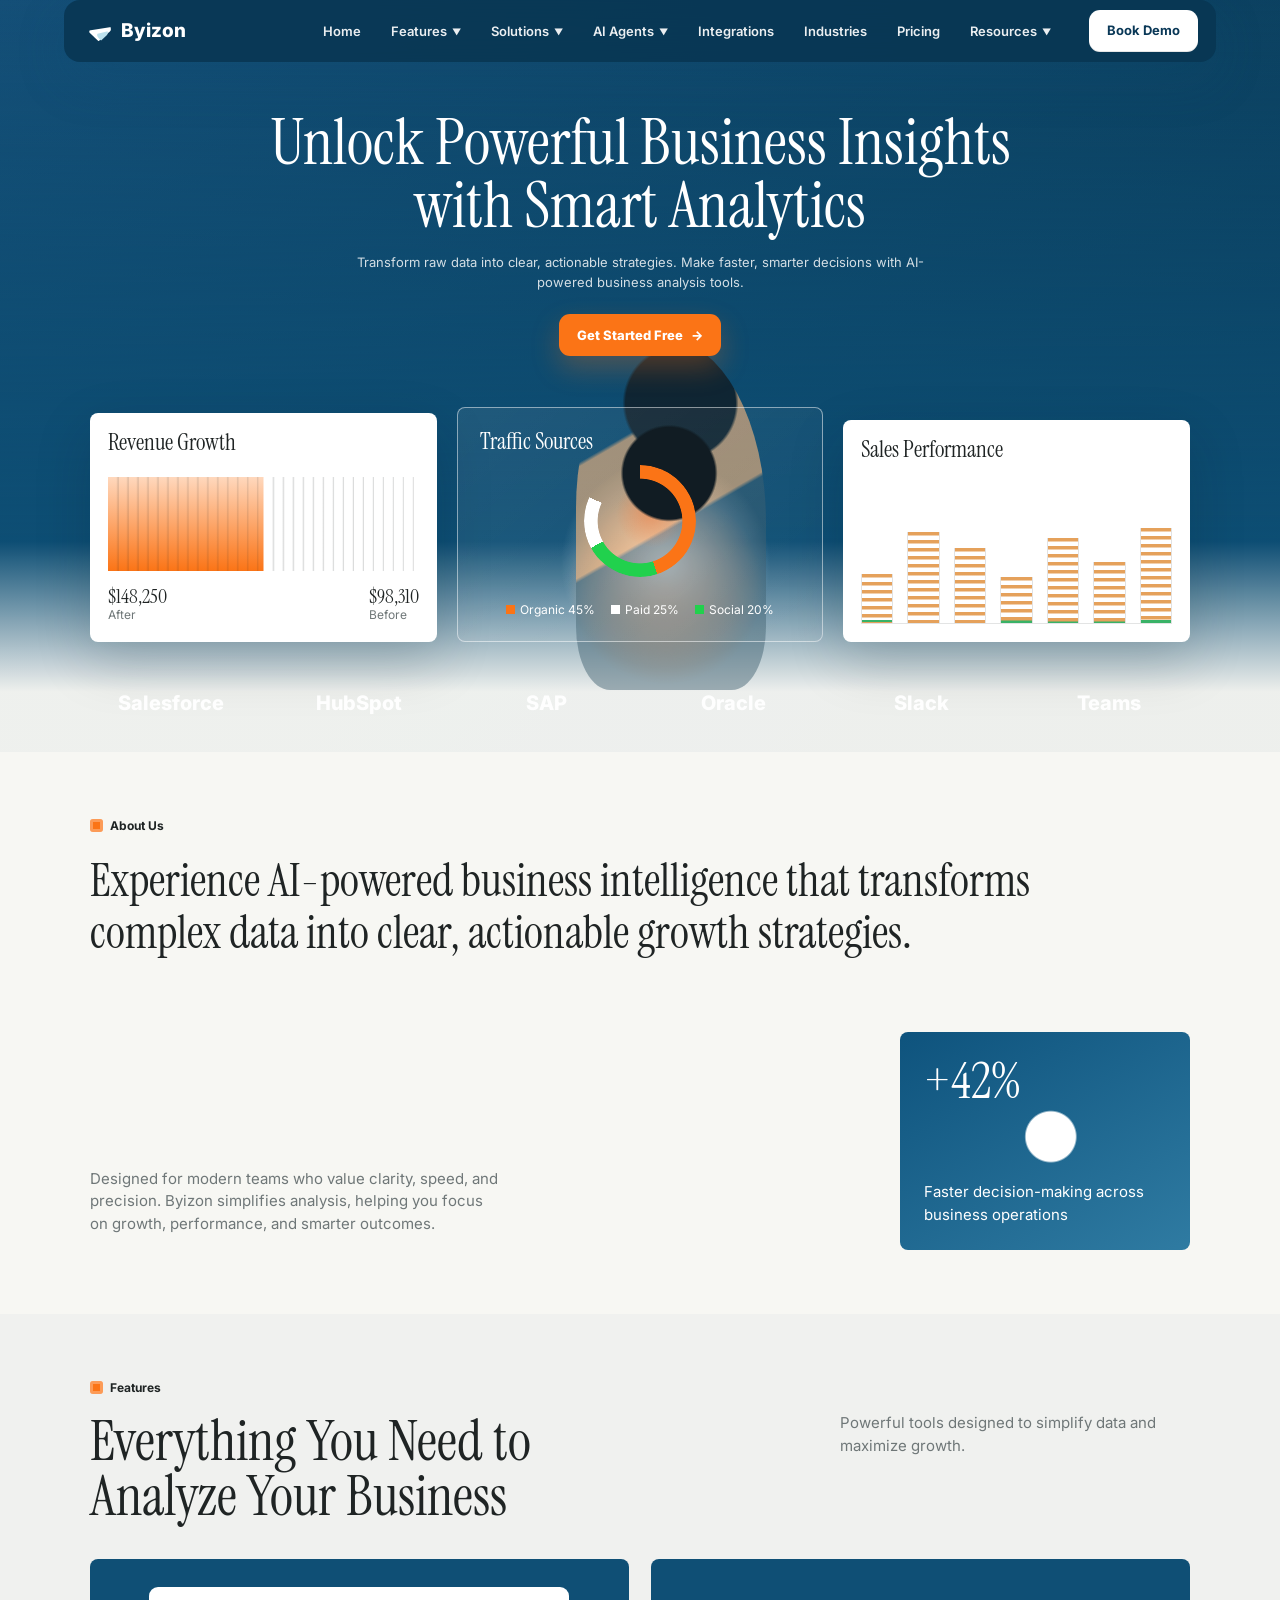
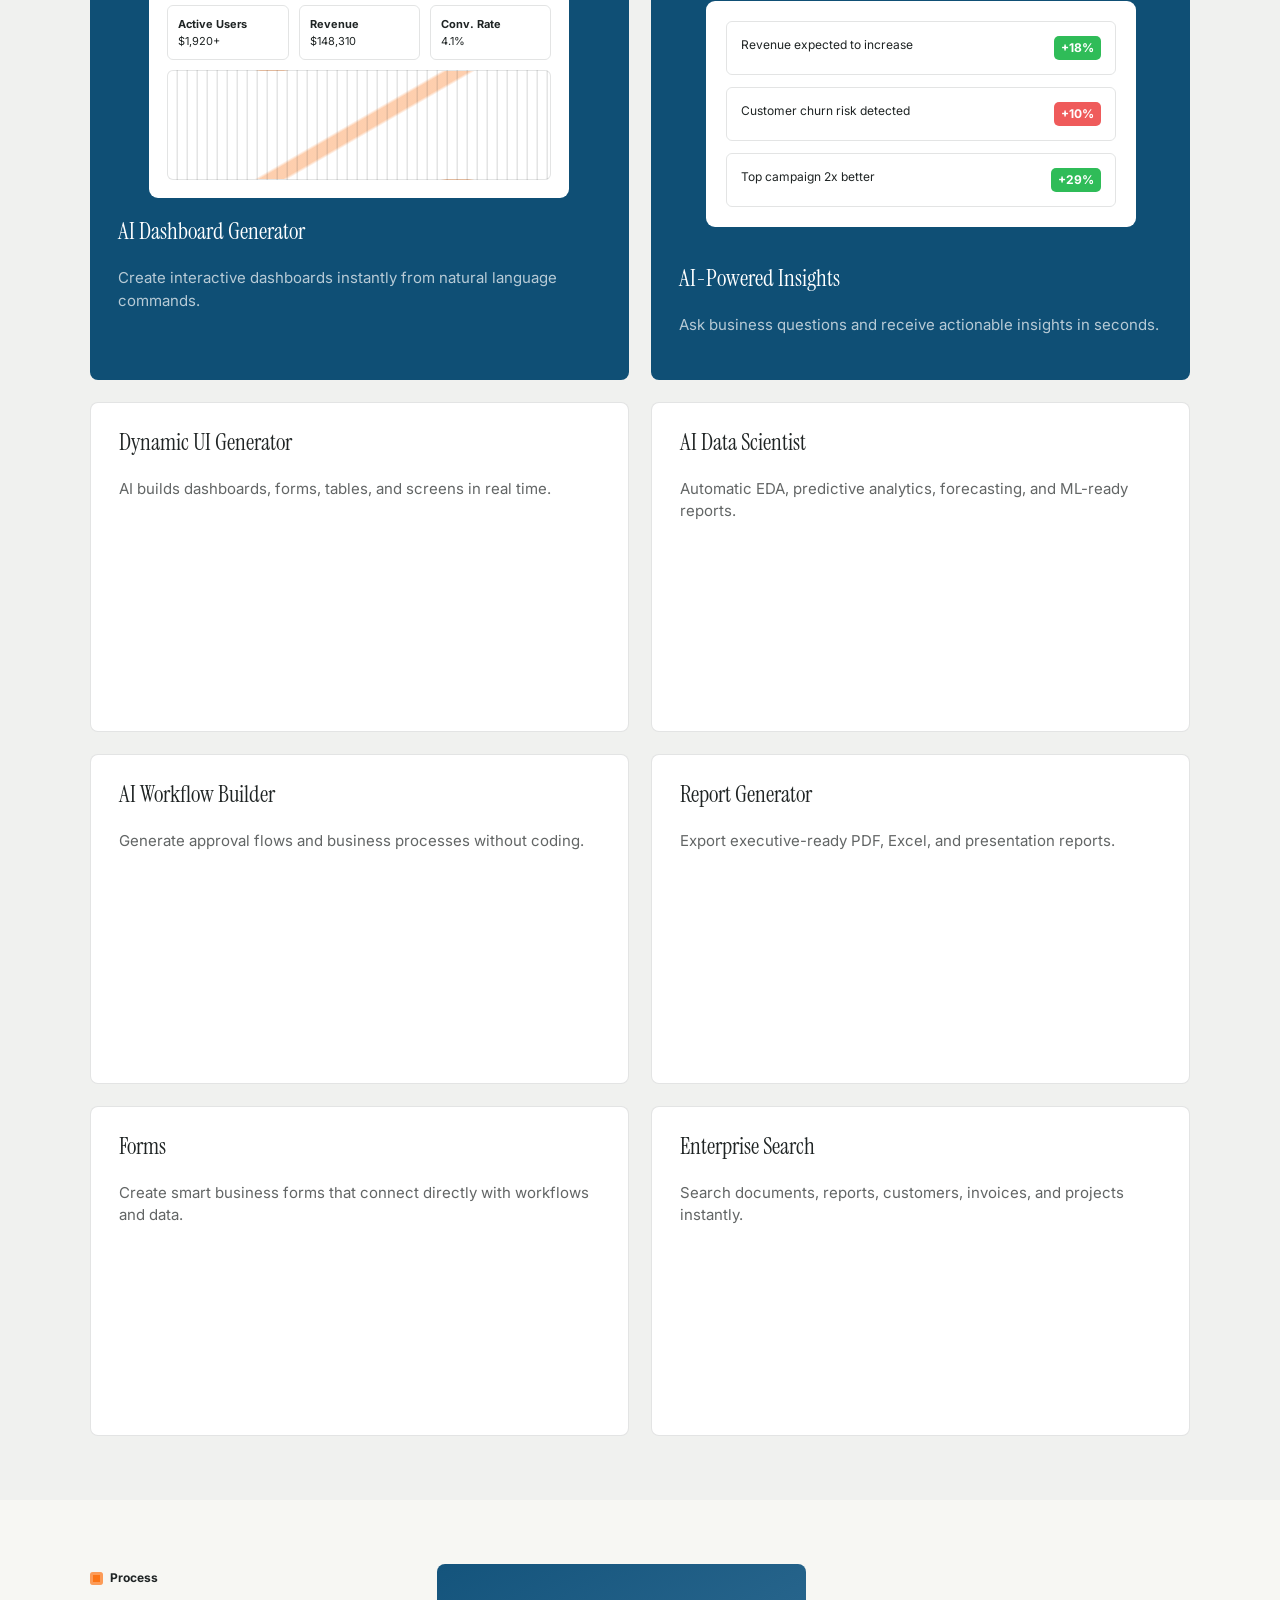
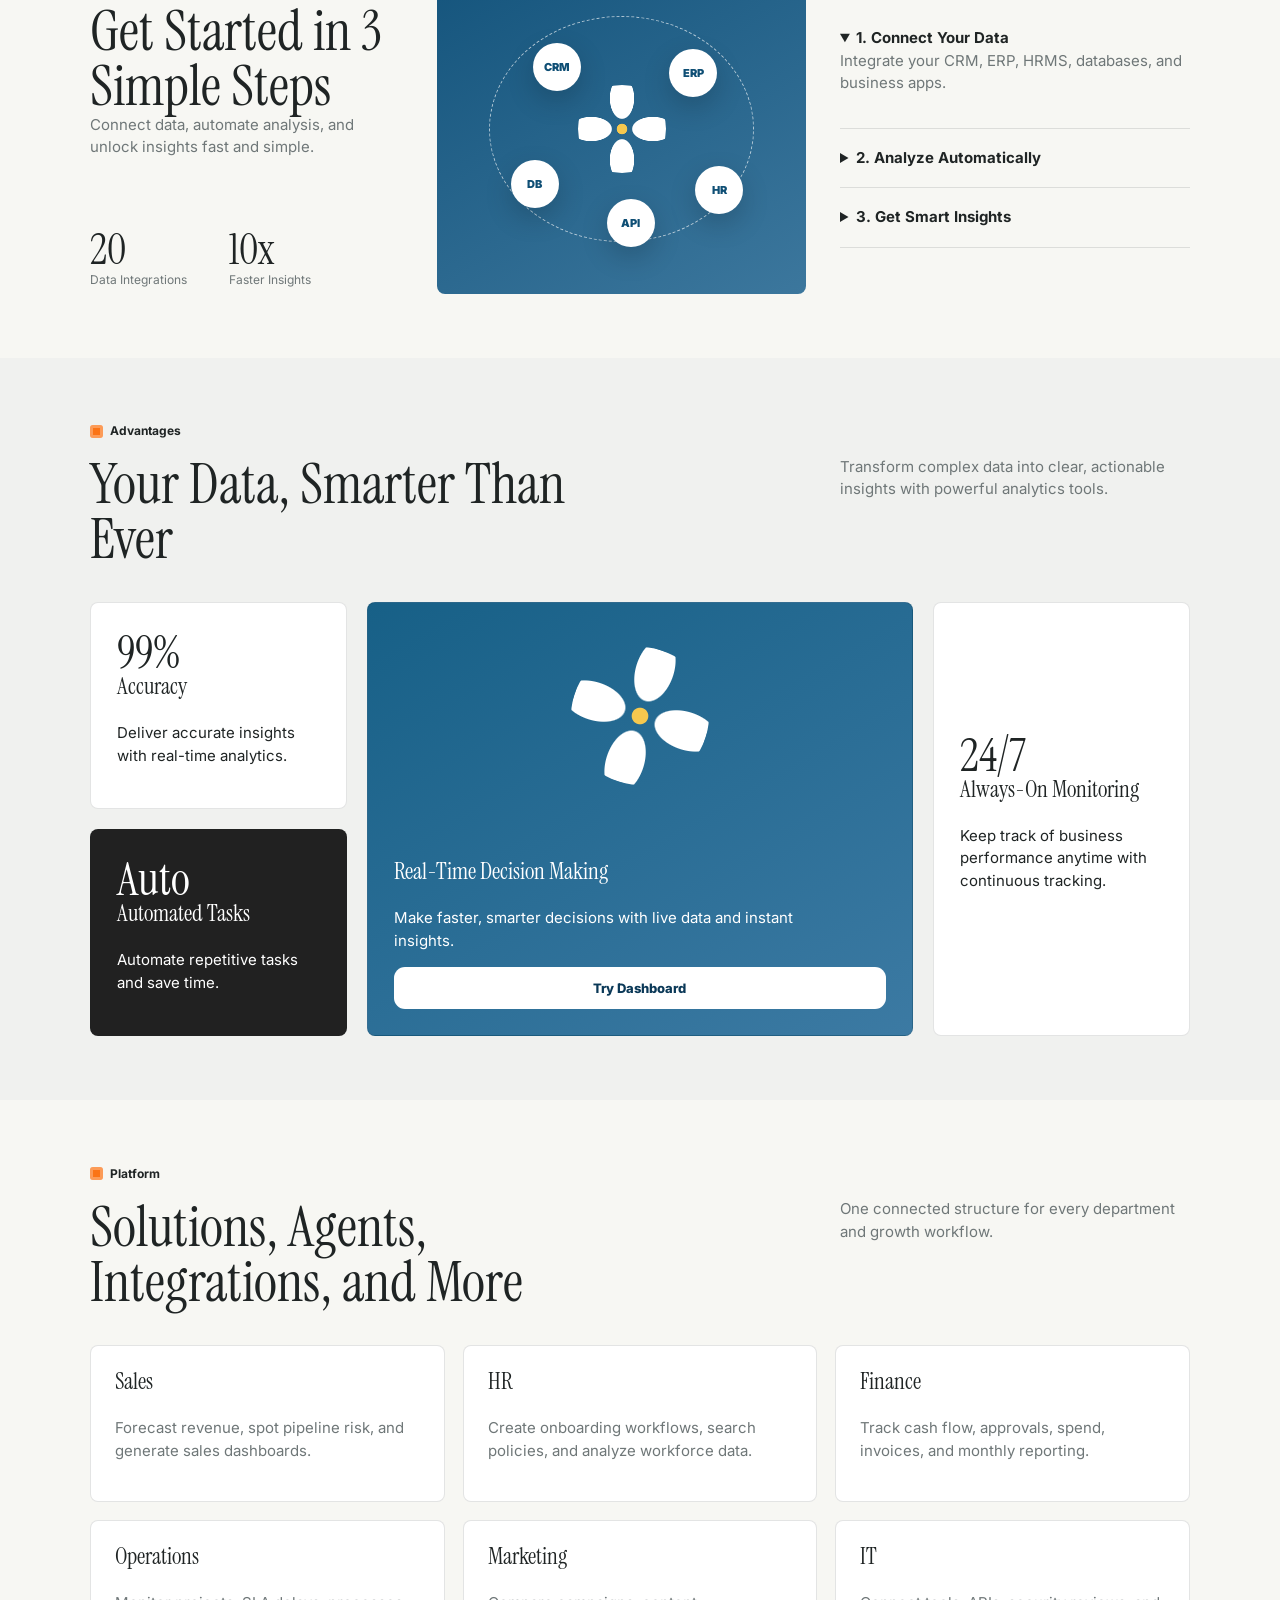
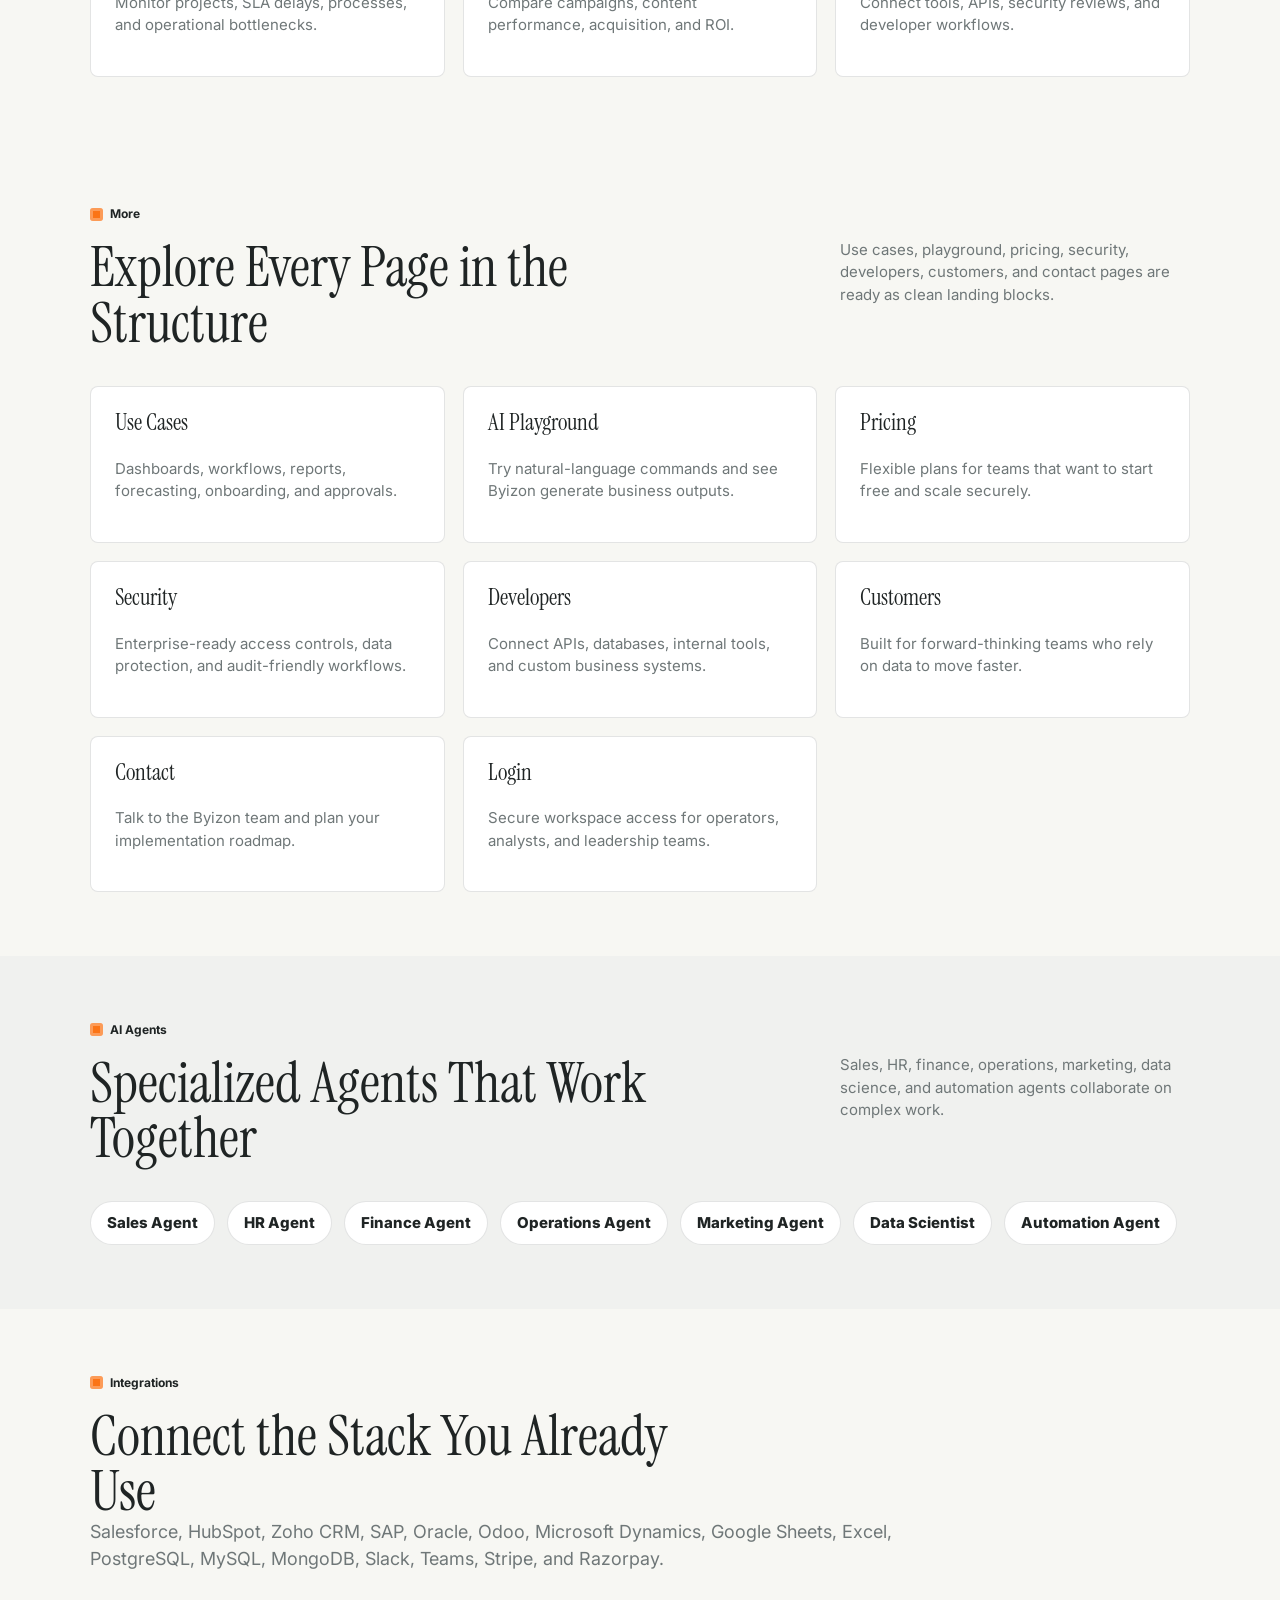
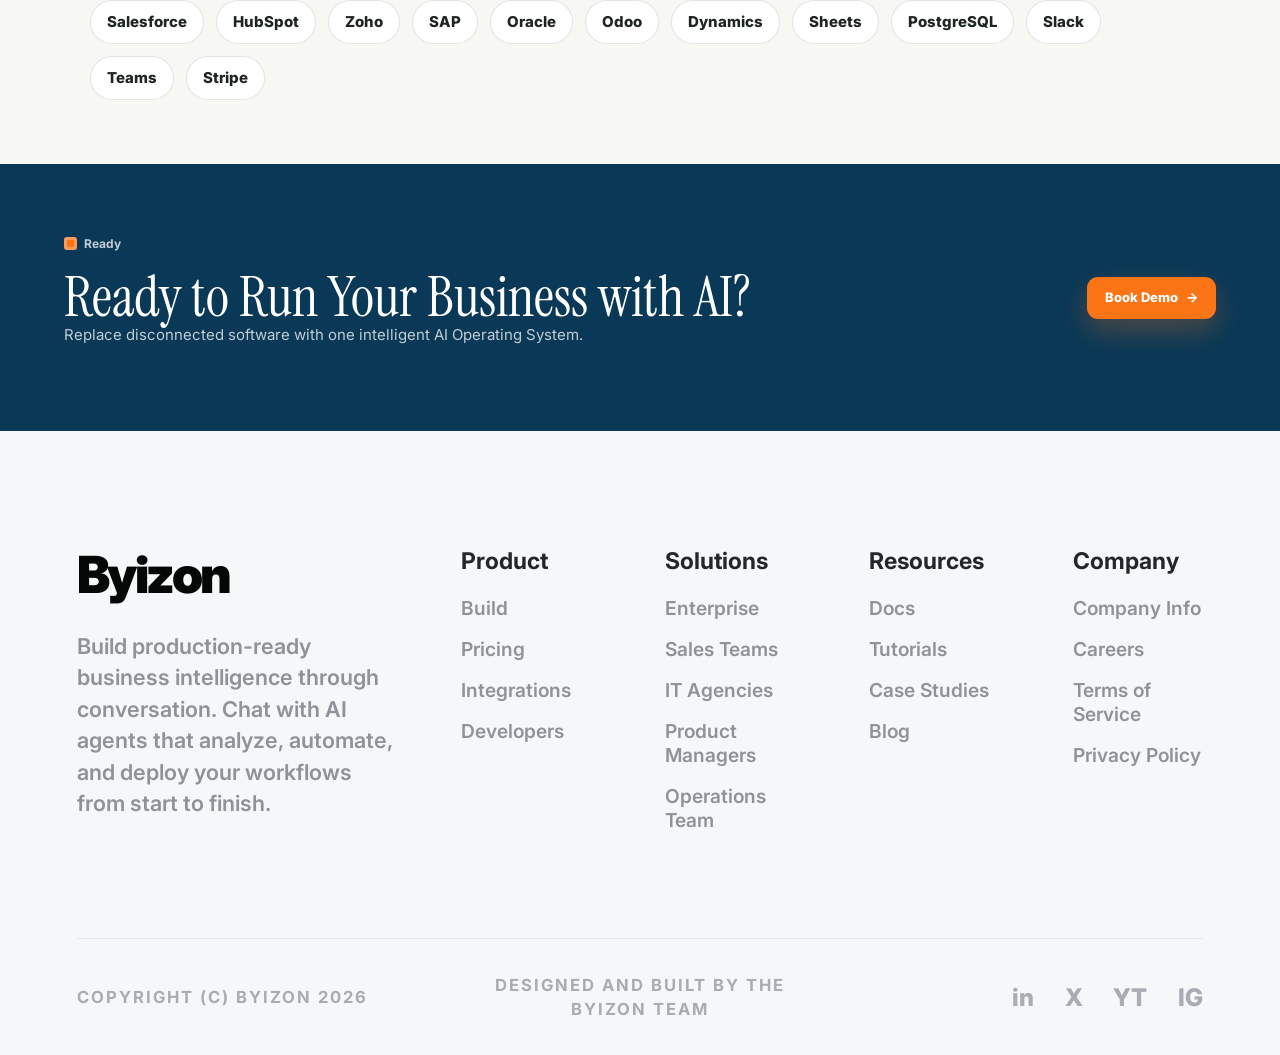
<file: index.html>
<!doctype html>
<html lang="en">
  <head>
    <meta charset="UTF-8" />
    <meta name="viewport" content="width=device-width, initial-scale=1.0" />
    <title>Byizon - AI Operating System for Modern Businesses</title>
    <link rel="preconnect" href="https://fonts.googleapis.com" />
    <link rel="preconnect" href="https://fonts.gstatic.com" crossorigin />
    <link href="https://fonts.googleapis.com/css2?family=Inter:wght@400;500;600;700&family=Instrument+Serif:ital@0;1&display=swap" rel="stylesheet" />
    <link rel="stylesheet" href="styles.css" />
  </head>
  <body>
    <header class="site-header">
      <nav class="nav-shell" aria-label="Main navigation">
        <a class="brand" href="#home" aria-label="Byizon home">
          <span class="brand-mark"></span>
          <span>Byizon</span>
        </a>
        <button class="menu-toggle" type="button" aria-label="Open menu" aria-expanded="false">
          <span></span>
          <span></span>
          <span></span>
        </button>
        <div class="nav-links">
          <a href="#home">Home</a>
          <div class="nav-item has-menu">
            <button type="button">Features <span>▼</span></button>
            <div class="dropdown">
              <a href="feature.html?feature=dashboard-generator">Dashboard Generator</a>
              <a href="feature.html?feature=workflow-builder">Workflow Builder</a>
              <a href="feature.html?feature=business-analyst">AI Business Analyst</a>
              <a href="feature.html?feature=data-scientist">AI Data Scientist</a>
              <a href="feature.html?feature=dynamic-ui">Dynamic UI</a>
              <a href="feature.html?feature=automation">Automation</a>
              <a href="feature.html?feature=reports">Reports</a>
              <a href="feature.html?feature=forms">Forms</a>
              <a href="feature.html?feature=enterprise-search">Enterprise Search</a>
            </div>
          </div>
          <div class="nav-item has-menu">
            <button type="button">Solutions <span>▼</span></button>
            <div class="dropdown">
              <a href="#sales">Sales</a>
              <a href="#hr">HR</a>
              <a href="#finance">Finance</a>
              <a href="#operations">Operations</a>
              <a href="#marketing">Marketing</a>
              <a href="#it">IT</a>
            </div>
          </div>
          <div class="nav-item has-menu">
            <button type="button">AI Agents <span>▼</span></button>
            <div class="dropdown">
              <a href="#agents">Sales Agent</a>
              <a href="#agents">HR Agent</a>
              <a href="#agents">Finance Agent</a>
              <a href="#agents">Operations Agent</a>
              <a href="#agents">Marketing Agent</a>
              <a href="#agents">Data Scientist</a>
              <a href="#agents">Automation Agent</a>
            </div>
          </div>
          <a href="#integrations">Integrations</a>
          <a href="#industries">Industries</a>
          <a href="#pricing">Pricing</a>
          <div class="nav-item has-menu">
            <button type="button">Resources <span>▼</span></button>
            <div class="dropdown">
              <a href="#use-cases">Use Cases</a>
              <a href="#playground">AI Playground</a>
              <a href="#security">Security</a>
              <a href="#developers">Developers</a>
              <a href="#customers">Customers</a>
              <a href="#about">About</a>
              <a href="#contact">Contact</a>
              <a href="#login">Login</a>
            </div>
          </div>
        </div>
        <a class="nav-cta" href="#demo">Book Demo</a>
      </nav>
    </header>

    <main>
      <section class="hero" id="home">
        <div class="hero-content">
          <h1>Unlock Powerful Business Insights with Smart Analytics</h1>
          <p class="hero-copy">
            Transform raw data into clear, actionable strategies. Make faster, smarter
            decisions with AI-powered business analysis tools.
          </p>
          <div class="hero-actions">
            <a class="btn primary" href="#pricing">Get Started Free</a>
          </div>
        </div>

        <div class="hero-visual" aria-label="Analytics dashboard preview">
          <div class="command-panel">
            <div class="command-head">
              <span></span>
              <strong>AI Command Demo</strong>
            </div>
            <ul>
              <li>Show today's sales dashboard</li>
              <li>Generate monthly business report</li>
              <li>Create employee onboarding workflow</li>
              <li>Find delayed projects</li>
              <li>Forecast next month's revenue</li>
            </ul>
          </div>
          <div class="revenue-card metric-card">
            <h3>Revenue Growth</h3>
            <div class="bars gradient-bars"></div>
            <div class="metric-row">
              <span><strong>$148,250</strong> After</span>
              <span><strong>$98,310</strong> Before</span>
            </div>
          </div>
          <div class="portrait-card">
            <h3>Traffic Sources</h3>
            <div class="sun-orbit">
              <span></span>
              <span></span>
              <span></span>
            </div>
            <div class="ring-chart"></div>
            <div class="legend">
              <span><b></b>Organic 45%</span>
              <span><b></b>Paid 25%</span>
              <span><b></b>Social 20%</span>
            </div>
          </div>
          <div class="sales-card metric-card">
            <h3>Sales Performance</h3>
            <div class="chart-lines">
              <i style="height: 45%"></i>
              <i style="height: 82%"></i>
              <i style="height: 68%"></i>
              <i style="height: 42%"></i>
              <i style="height: 77%"></i>
              <i style="height: 55%"></i>
              <i style="height: 86%"></i>
            </div>
          </div>
        </div>
        <div class="trusted">
          <span>Salesforce</span>
          <span>HubSpot</span>
          <span>SAP</span>
          <span>Oracle</span>
          <span>Slack</span>
          <span>Teams</span>
        </div>
      </section>

      <section class="about band" id="about">
        <div class="section-label"><span></span> About Us</div>
        <div class="about-grid">
          <h2>Experience AI-powered business intelligence that transforms complex data into clear, actionable growth strategies.</h2>
          <p>
            Designed for modern teams who value clarity, speed, and precision. Byizon simplifies analysis,
            helping you focus on growth, performance, and smarter outcomes.
          </p>
          <div class="insight-card">
            <strong>+42%</strong>
            <span>Faster decision-making across business operations</span>
          </div>
        </div>
      </section>

      <section class="features band muted" id="features">
        <div class="section-heading">
          <div>
            <div class="section-label"><span></span> Features</div>
            <h2>Everything You Need to Analyze Your Business</h2>
          </div>
          <p>Powerful tools designed to simplify data and maximize growth.</p>
        </div>
        <div class="feature-grid">
          <article id="dashboard-generator" class="feature-card dark-card">
            <div class="mini-dashboard">
              <div><strong>Active Users</strong><span>$1,920+</span></div>
              <div><strong>Revenue</strong><span>$148,310</span></div>
              <div><strong>Conv. Rate</strong><span>4.1%</span></div>
              <div class="wide-chart"></div>
            </div>
            <h3>AI Dashboard Generator</h3>
            <p>Create interactive dashboards instantly from natural language commands.</p>
          </article>
          <article id="business-analyst" class="feature-card dark-card">
            <div class="insight-list">
              <span>Revenue expected to increase <b>+18%</b></span>
              <span>Customer churn risk detected <b class="risk">+10%</b></span>
              <span>Top campaign 2x better <b>+29%</b></span>
            </div>
            <h3>AI-Powered Insights</h3>
            <p>Ask business questions and receive actionable insights in seconds.</p>
          </article>
          <article id="dynamic-ui" class="feature-card light-card">
            <h3>Dynamic UI Generator</h3>
            <p>AI builds dashboards, forms, tables, and screens in real time.</p>
          </article>
          <article id="data-scientist" class="feature-card light-card">
            <h3>AI Data Scientist</h3>
            <p>Automatic EDA, predictive analytics, forecasting, and ML-ready reports.</p>
          </article>
          <article id="workflow-builder" class="feature-card light-card">
            <h3>AI Workflow Builder</h3>
            <p>Generate approval flows and business processes without coding.</p>
          </article>
          <article id="reports" class="feature-card light-card">
            <h3>Report Generator</h3>
            <p>Export executive-ready PDF, Excel, and presentation reports.</p>
          </article>
          <article id="forms" class="feature-card light-card">
            <h3>Forms</h3>
            <p>Create smart business forms that connect directly with workflows and data.</p>
          </article>
          <article id="enterprise-search" class="feature-card light-card">
            <h3>Enterprise Search</h3>
            <p>Search documents, reports, customers, invoices, and projects instantly.</p>
          </article>
        </div>
      </section>

      <section class="process band" id="how-it-works">
        <div class="process-copy">
          <div class="section-label"><span></span> Process</div>
          <h2>Get Started in 3 Simple Steps</h2>
          <p>Connect data, automate analysis, and unlock insights fast and simple.</p>
          <div class="stats">
            <span><strong>20</strong> Data Integrations</span>
            <span><strong>10x</strong> Faster Insights</span>
          </div>
        </div>
        <div class="orbit-card" aria-label="Connected integrations visual">
          <div class="flower"></div>
          <span class="node n1">CRM</span>
          <span class="node n2">ERP</span>
          <span class="node n3">HR</span>
          <span class="node n4">DB</span>
          <span class="node n5">API</span>
        </div>
        <div class="steps">
          <details open>
            <summary>1. Connect Your Data</summary>
            <p>Integrate your CRM, ERP, HRMS, databases, and business apps.</p>
          </details>
          <details>
            <summary>2. Analyze Automatically</summary>
            <p>Byizon understands the context and creates useful analysis.</p>
          </details>
          <details>
            <summary>3. Get Smart Insights</summary>
            <p>Generate dashboards, reports, workflows, and automations.</p>
          </details>
        </div>
      </section>

      <section class="advantages band muted" id="automation">
        <div class="section-heading">
          <div>
            <div class="section-label"><span></span> Advantages</div>
            <h2>Your Data, Smarter Than Ever</h2>
          </div>
          <p>Transform complex data into clear, actionable insights with powerful analytics tools.</p>
        </div>
        <div class="advantage-layout">
          <div class="stack">
            <article>
              <strong>99%</strong>
              <h3>Accuracy</h3>
              <p>Deliver accurate insights with real-time analytics.</p>
            </article>
            <article class="black-card">
              <strong>Auto</strong>
              <h3>Automated Tasks</h3>
              <p>Automate repetitive tasks and save time.</p>
            </article>
          </div>
          <article class="decision-card">
            <div class="photo-flower"></div>
            <h3>Real-Time Decision Making</h3>
            <p>Make faster, smarter decisions with live data and instant insights.</p>
            <a class="btn ghost" href="#dashboard-generator">Try Dashboard</a>
          </article>
          <article class="monitor-card">
            <strong>24/7</strong>
            <h3>Always-On Monitoring</h3>
            <p>Keep track of business performance anytime with continuous tracking.</p>
          </article>
        </div>
      </section>

      <section class="catalog band" id="solutions">
        <div class="section-heading">
          <div>
            <div class="section-label"><span></span> Platform</div>
            <h2>Solutions, Agents, Integrations, and More</h2>
          </div>
          <p>One connected structure for every department and growth workflow.</p>
        </div>
        <div class="catalog-grid">
          <article id="sales"><h3>Sales</h3><p>Forecast revenue, spot pipeline risk, and generate sales dashboards.</p></article>
          <article id="hr"><h3>HR</h3><p>Create onboarding workflows, search policies, and analyze workforce data.</p></article>
          <article id="finance"><h3>Finance</h3><p>Track cash flow, approvals, spend, invoices, and monthly reporting.</p></article>
          <article id="operations"><h3>Operations</h3><p>Monitor projects, SLA delays, processes, and operational bottlenecks.</p></article>
          <article id="marketing"><h3>Marketing</h3><p>Compare campaigns, content performance, acquisition, and ROI.</p></article>
          <article id="it"><h3>IT</h3><p>Connect tools, APIs, security reviews, and developer workflows.</p></article>
        </div>
      </section>

      <section class="catalog band" id="industries">
        <div class="section-heading">
          <div>
            <div class="section-label"><span></span> More</div>
            <h2>Explore Every Page in the Structure</h2>
          </div>
          <p>Use cases, playground, pricing, security, developers, customers, and contact pages are ready as clean landing blocks.</p>
        </div>
        <div class="catalog-grid compact">
          <article id="use-cases"><h3>Use Cases</h3><p>Dashboards, workflows, reports, forecasting, onboarding, and approvals.</p></article>
          <article id="playground"><h3>AI Playground</h3><p>Try natural-language commands and see Byizon generate business outputs.</p></article>
          <article id="pricing"><h3>Pricing</h3><p>Flexible plans for teams that want to start free and scale securely.</p></article>
          <article id="security"><h3>Security</h3><p>Enterprise-ready access controls, data protection, and audit-friendly workflows.</p></article>
          <article id="developers"><h3>Developers</h3><p>Connect APIs, databases, internal tools, and custom business systems.</p></article>
          <article id="customers"><h3>Customers</h3><p>Built for forward-thinking teams who rely on data to move faster.</p></article>
          <article id="contact"><h3>Contact</h3><p>Talk to the Byizon team and plan your implementation roadmap.</p></article>
          <article id="login"><h3>Login</h3><p>Secure workspace access for operators, analysts, and leadership teams.</p></article>
        </div>
      </section>

      <section class="agents band muted" id="agents">
        <div class="section-heading">
          <div>
            <div class="section-label"><span></span> AI Agents</div>
            <h2>Specialized Agents That Work Together</h2>
          </div>
          <p>Sales, HR, finance, operations, marketing, data science, and automation agents collaborate on complex work.</p>
        </div>
        <div class="agent-strip">
          <span>Sales Agent</span>
          <span>HR Agent</span>
          <span>Finance Agent</span>
          <span>Operations Agent</span>
          <span>Marketing Agent</span>
          <span>Data Scientist</span>
          <span>Automation Agent</span>
        </div>
      </section>

      <section class="integrations band" id="integrations">
        <div class="section-label"><span></span> Integrations</div>
        <h2>Connect the Stack You Already Use</h2>
        <p>Salesforce, HubSpot, Zoho CRM, SAP, Oracle, Odoo, Microsoft Dynamics, Google Sheets, Excel, PostgreSQL, MySQL, MongoDB, Slack, Teams, Stripe, and Razorpay.</p>
        <div class="logo-cloud">
          <span>Salesforce</span><span>HubSpot</span><span>Zoho</span><span>SAP</span><span>Oracle</span><span>Odoo</span><span>Dynamics</span><span>Sheets</span><span>PostgreSQL</span><span>Slack</span><span>Teams</span><span>Stripe</span>
        </div>
      </section>

      <section class="final-cta" id="demo">
        <div>
          <div class="section-label"><span></span> Ready</div>
          <h2>Ready to Run Your Business with AI?</h2>
          <p>Replace disconnected software with one intelligent AI Operating System.</p>
        </div>
        <a class="btn primary" href="mailto:hello@byizon.ai">Book Demo</a>
      </section>
    </main>

    <footer class="site-footer">
      <div class="footer-main">
        <div class="footer-brand">
          <a class="footer-logo" href="#home">Byizon</a>
          <p>
            Build production-ready business intelligence through conversation.
            Chat with AI agents that analyze, automate, and deploy your workflows from start to finish.
          </p>
        </div>
        <nav class="footer-column" aria-label="Product">
          <h3>Product</h3>
          <a href="#dashboard-generator">Build</a>
          <a href="#pricing">Pricing</a>
          <a href="#integrations">Integrations</a>
          <a href="#developers">Developers</a>
        </nav>
        <nav class="footer-column" aria-label="Solutions">
          <h3>Solutions</h3>
          <a href="#solutions">Enterprise</a>
          <a href="#sales">Sales Teams</a>
          <a href="#it">IT Agencies</a>
          <a href="#marketing">Product Managers</a>
          <a href="#operations">Operations Team</a>
        </nav>
        <nav class="footer-column" aria-label="Resources">
          <h3>Resources</h3>
          <a href="#developers">Docs</a>
          <a href="#playground">Tutorials</a>
          <a href="#customers">Case Studies</a>
          <a href="#use-cases">Blog</a>
        </nav>
        <nav class="footer-column" aria-label="Company">
          <h3>Company</h3>
          <a href="#about">Company Info</a>
          <a href="#contact">Careers</a>
          <a href="#security">Terms of Service</a>
          <a href="#security">Privacy Policy</a>
        </nav>
      </div>
      <div class="footer-bottom">
        <p>COPYRIGHT (C) BYIZON 2026</p>
        <p>DESIGNED AND BUILT BY THE BYIZON TEAM</p>
        <div class="footer-social" aria-label="Social links">
          <a href="#contact" aria-label="LinkedIn">in</a>
          <a href="#contact" aria-label="X">X</a>
          <a href="#contact" aria-label="YouTube">YT</a>
          <a href="#contact" aria-label="Instagram">IG</a>
        </div>
      </div>
    </footer>
    <script src="script.js"></script>
  </body>
</html>
</file>
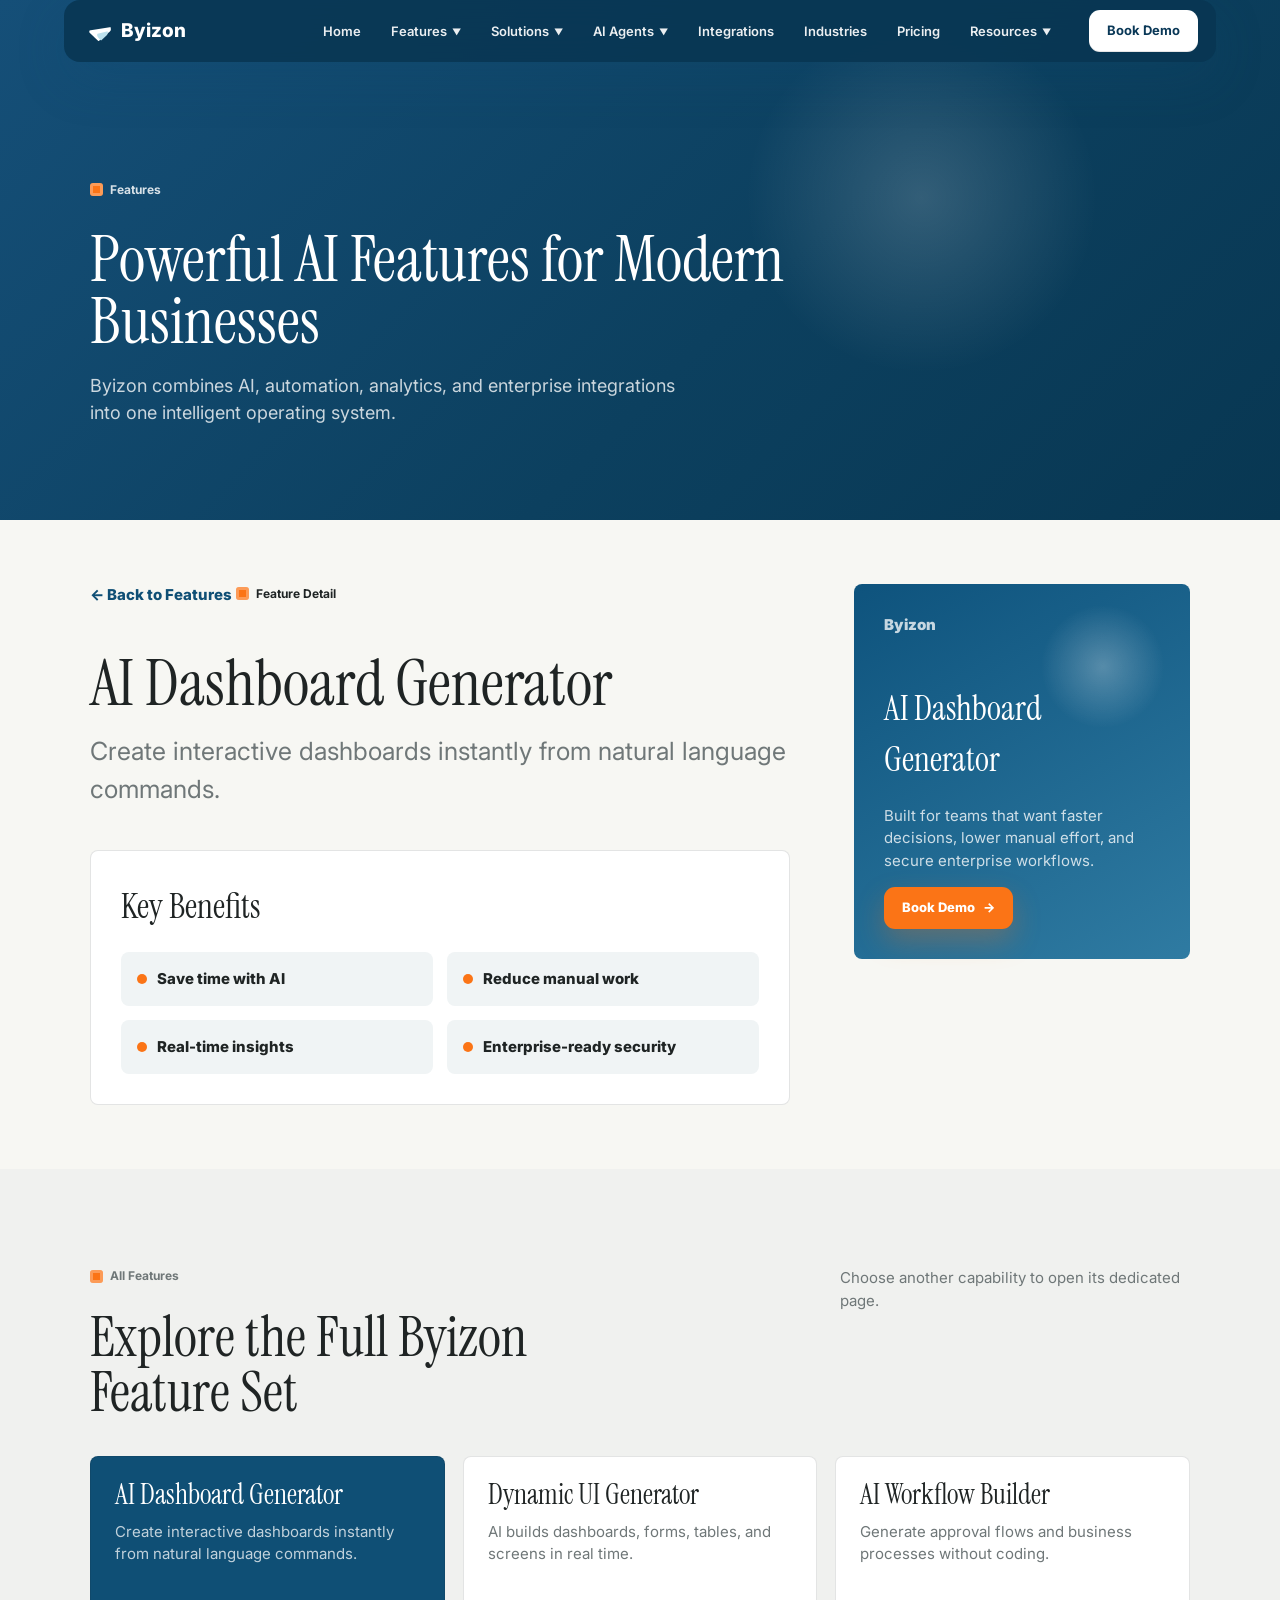
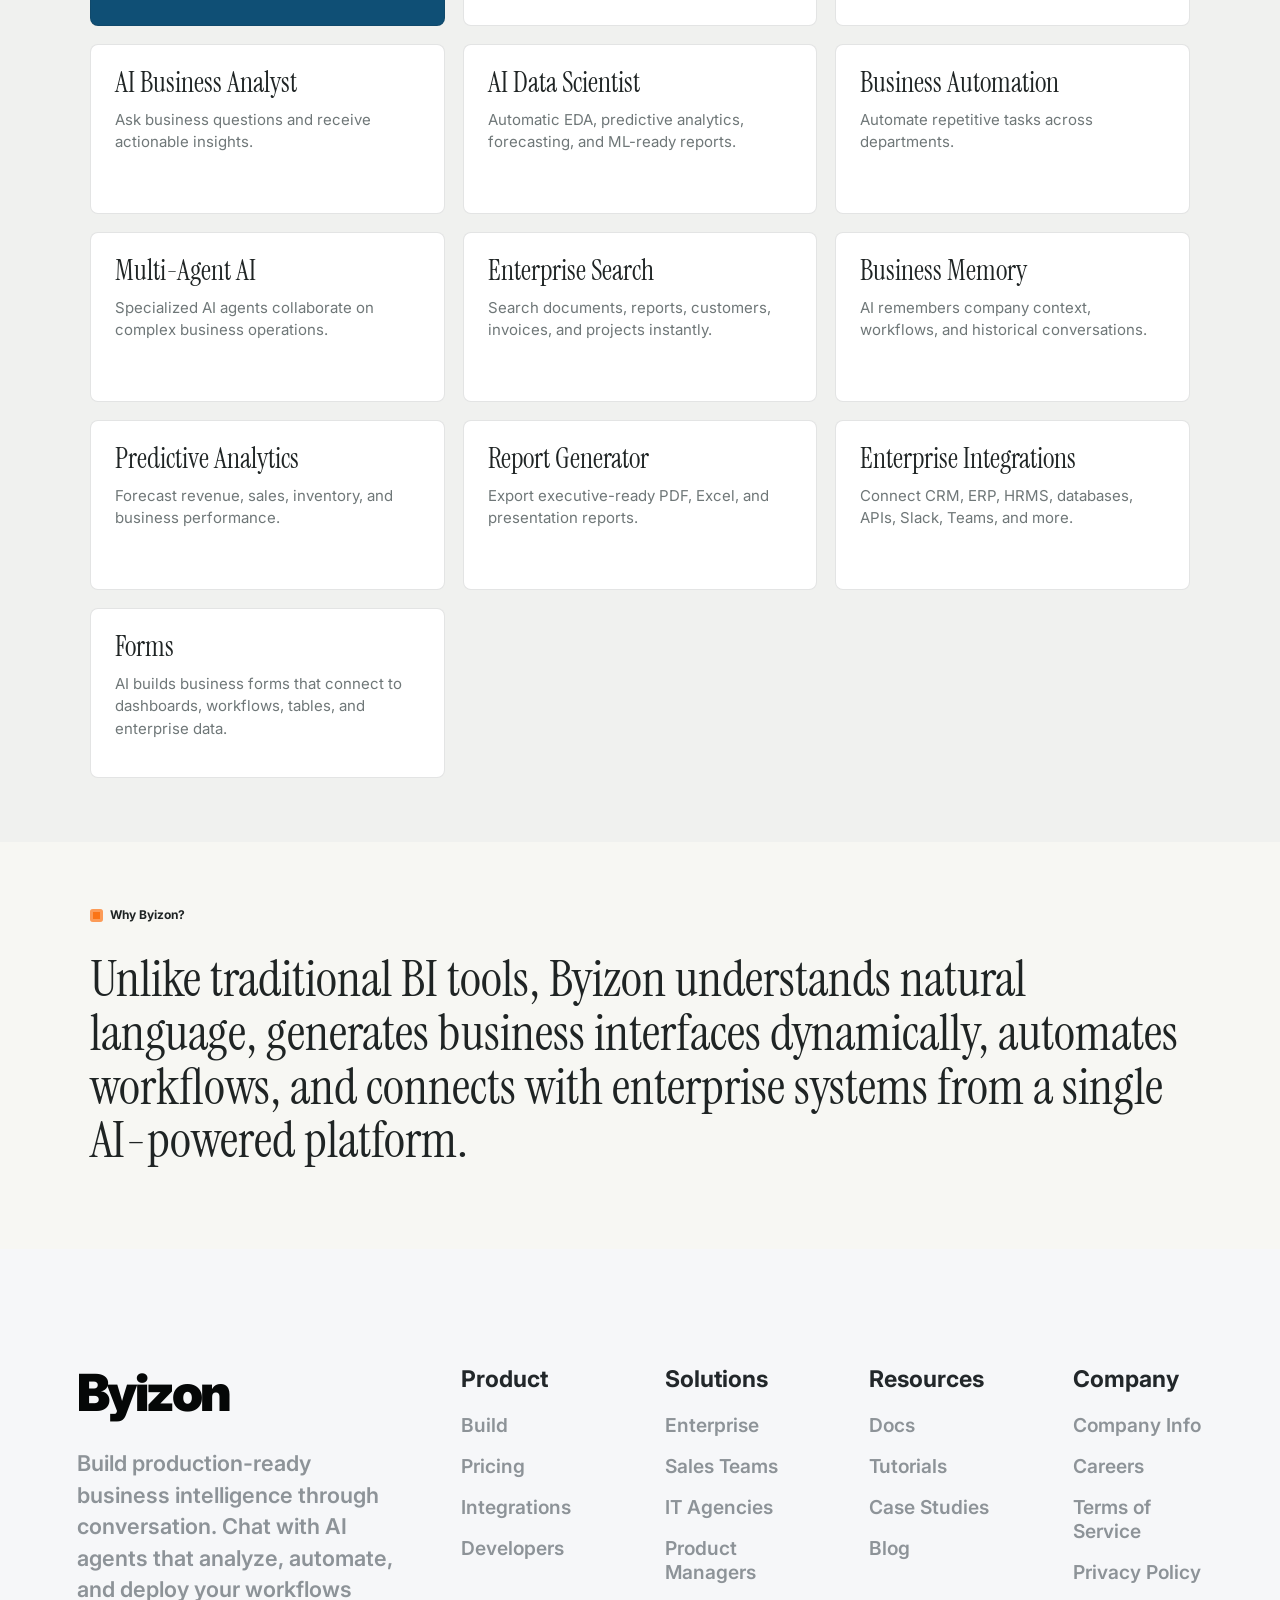
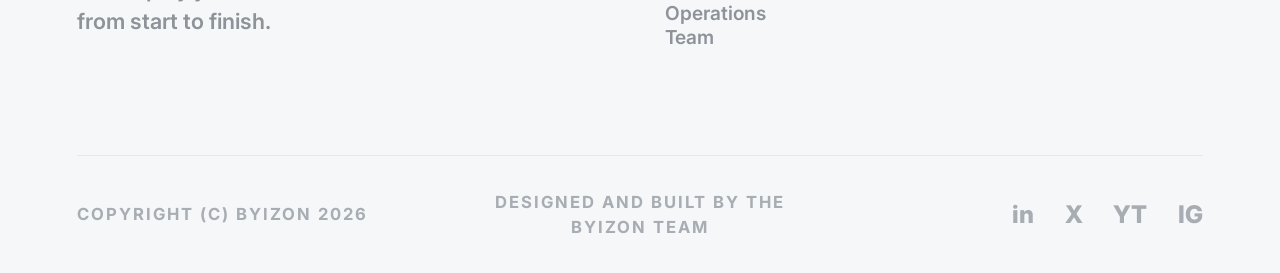
<file: feature.html>
<!doctype html>
<html lang="en">
  <head>
    <meta charset="UTF-8" />
    <meta name="viewport" content="width=device-width, initial-scale=1.0" />
    <title>Byizon - Features</title>
    <link rel="preconnect" href="https://fonts.googleapis.com" />
    <link rel="preconnect" href="https://fonts.gstatic.com" crossorigin />
    <link href="https://fonts.googleapis.com/css2?family=Inter:wght@400;500;600;700&family=Instrument+Serif:ital@0;1&display=swap" rel="stylesheet" />
    <link rel="stylesheet" href="styles.css" />
  </head>
  <body>
    <header class="site-header">
      <nav class="nav-shell" aria-label="Main navigation">
        <a class="brand" href="index.html#home" aria-label="Byizon home">
          <span class="brand-mark"></span>
          <span>Byizon</span>
        </a>
        <button class="menu-toggle" type="button" aria-label="Open menu" aria-expanded="false">
          <span></span>
          <span></span>
          <span></span>
        </button>
        <div class="nav-links">
          <a href="index.html#home">Home</a>
          <div class="nav-item has-menu">
            <button type="button">Features <span>▼</span></button>
            <div class="dropdown">
              <a href="feature.html?feature=dashboard-generator">Dashboard Generator</a>
              <a href="feature.html?feature=workflow-builder">Workflow Builder</a>
              <a href="feature.html?feature=business-analyst">AI Business Analyst</a>
              <a href="feature.html?feature=data-scientist">AI Data Scientist</a>
              <a href="feature.html?feature=dynamic-ui">Dynamic UI</a>
              <a href="feature.html?feature=automation">Automation</a>
              <a href="feature.html?feature=reports">Reports</a>
              <a href="feature.html?feature=forms">Forms</a>
              <a href="feature.html?feature=enterprise-search">Enterprise Search</a>
            </div>
          </div>
          <div class="nav-item has-menu">
            <button type="button">Solutions <span>▼</span></button>
            <div class="dropdown">
              <a href="index.html#sales">Sales</a>
              <a href="index.html#hr">HR</a>
              <a href="index.html#finance">Finance</a>
              <a href="index.html#operations">Operations</a>
              <a href="index.html#marketing">Marketing</a>
              <a href="index.html#it">IT</a>
            </div>
          </div>
          <div class="nav-item has-menu">
            <button type="button">AI Agents <span>▼</span></button>
            <div class="dropdown">
              <a href="index.html#agents">Sales Agent</a>
              <a href="index.html#agents">HR Agent</a>
              <a href="index.html#agents">Finance Agent</a>
              <a href="index.html#agents">Operations Agent</a>
              <a href="index.html#agents">Marketing Agent</a>
              <a href="index.html#agents">Data Scientist</a>
              <a href="index.html#agents">Automation Agent</a>
            </div>
          </div>
          <a href="index.html#integrations">Integrations</a>
          <a href="index.html#industries">Industries</a>
          <a href="index.html#pricing">Pricing</a>
          <div class="nav-item has-menu">
            <button type="button">Resources <span>▼</span></button>
            <div class="dropdown">
              <a href="index.html#use-cases">Use Cases</a>
              <a href="index.html#playground">AI Playground</a>
              <a href="index.html#security">Security</a>
              <a href="index.html#developers">Developers</a>
              <a href="index.html#customers">Customers</a>
              <a href="index.html#about">About</a>
              <a href="index.html#contact">Contact</a>
              <a href="index.html#login">Login</a>
            </div>
          </div>
        </div>
        <a class="nav-cta" href="index.html#demo">Book Demo</a>
      </nav>
    </header>

    <main>
      <section class="feature-page-hero">
        <div>
          <p class="section-label"><span></span> Features</p>
          <h1>Powerful AI Features for Modern Businesses</h1>
          <p>Byizon combines AI, automation, analytics, and enterprise integrations into one intelligent operating system.</p>
        </div>
      </section>

      <section class="feature-detail band">
        <div class="feature-detail-main">
          <a class="back-link" href="index.html#features">← Back to Features</a>
          <p class="section-label"><span></span> Feature Detail</p>
          <h2 id="feature-title">AI Dashboard Generator</h2>
          <p id="feature-description">Create interactive dashboards instantly from natural language commands.</p>
          <div class="benefit-panel">
            <h3>Key Benefits</h3>
            <ul id="feature-benefits"></ul>
          </div>
        </div>
        <aside class="feature-side-card">
          <span>Byizon</span>
          <h3 id="side-title">AI Dashboard Generator</h3>
          <p>Built for teams that want faster decisions, lower manual effort, and secure enterprise workflows.</p>
          <a class="btn primary" href="index.html#demo">Book Demo</a>
        </aside>
      </section>

      <section class="feature-index band muted">
        <div class="section-heading">
          <div>
            <p class="section-label"><span></span> All Features</p>
            <h2>Explore the Full Byizon Feature Set</h2>
          </div>
          <p>Choose another capability to open its dedicated page.</p>
        </div>
        <div class="feature-link-grid" id="feature-link-grid"></div>
      </section>

      <section class="why-byizon band">
        <p class="section-label"><span></span> Why Byizon?</p>
        <h2>Unlike traditional BI tools, Byizon understands natural language, generates business interfaces dynamically, automates workflows, and connects with enterprise systems from a single AI-powered platform.</h2>
      </section>
    </main>

    <footer class="site-footer">
      <div class="footer-main">
        <div class="footer-brand">
          <a class="footer-logo" href="index.html#home">Byizon</a>
          <p>
            Build production-ready business intelligence through conversation.
            Chat with AI agents that analyze, automate, and deploy your workflows from start to finish.
          </p>
        </div>
        <nav class="footer-column" aria-label="Product">
          <h3>Product</h3>
          <a href="feature.html?feature=dashboard-generator">Build</a>
          <a href="index.html#pricing">Pricing</a>
          <a href="index.html#integrations">Integrations</a>
          <a href="index.html#developers">Developers</a>
        </nav>
        <nav class="footer-column" aria-label="Solutions">
          <h3>Solutions</h3>
          <a href="index.html#solutions">Enterprise</a>
          <a href="index.html#sales">Sales Teams</a>
          <a href="index.html#it">IT Agencies</a>
          <a href="index.html#marketing">Product Managers</a>
          <a href="index.html#operations">Operations Team</a>
        </nav>
        <nav class="footer-column" aria-label="Resources">
          <h3>Resources</h3>
          <a href="index.html#developers">Docs</a>
          <a href="index.html#playground">Tutorials</a>
          <a href="index.html#customers">Case Studies</a>
          <a href="index.html#use-cases">Blog</a>
        </nav>
        <nav class="footer-column" aria-label="Company">
          <h3>Company</h3>
          <a href="index.html#about">Company Info</a>
          <a href="index.html#contact">Careers</a>
          <a href="index.html#security">Terms of Service</a>
          <a href="index.html#security">Privacy Policy</a>
        </nav>
      </div>
      <div class="footer-bottom">
        <p>COPYRIGHT (C) BYIZON 2026</p>
        <p>DESIGNED AND BUILT BY THE BYIZON TEAM</p>
        <div class="footer-social" aria-label="Social links">
          <a href="index.html#contact" aria-label="LinkedIn">in</a>
          <a href="index.html#contact" aria-label="X">X</a>
          <a href="index.html#contact" aria-label="YouTube">YT</a>
          <a href="index.html#contact" aria-label="Instagram">IG</a>
        </div>
      </div>
    </footer>

    <script src="script.js"></script>
    <script src="feature.js"></script>
  </body>
</html>
</file>
<file: styles.css>
:root {
  --ink: #1f2424;
  --muted: #6f7778;
  --paper: #f7f7f3;
  --soft: #eef0f2;
  --blue: #0f4f75;
  --blue-deep: #0a3857;
  --orange: #fb7416;
  --green: #2fbc58;
  --line: rgba(31, 36, 36, 0.12);
  --serif: "Instrument Serif", Georgia, serif;
  --sans: Inter, Arial, sans-serif;
}

* {
  box-sizing: border-box;
}

html {
  scroll-behavior: smooth;
}

body {
  margin: 0;
  background: var(--paper);
  color: var(--ink);
  font-family: var(--sans);
  font-size: 15px;
  line-height: 1.5;
}

a {
  color: inherit;
  text-decoration: none;
}

.site-header {
  position: sticky;
  top: 0;
  z-index: 20;
  padding: 0 clamp(16px, 5vw, 80px);
}

.nav-shell {
  max-width: 1320px;
  margin: 0 auto;
  min-height: 62px;
  padding: 0 18px 0 24px;
  display: flex;
  align-items: center;
  gap: 26px;
  border-radius: 16px;
  background: rgba(9, 54, 83, 0.88);
  color: white;
  box-shadow: 0 18px 50px rgba(15, 79, 117, 0.18);
  backdrop-filter: blur(18px);
}

.brand,
.nav-cta,
.nav-links,
.nav-links a,
.nav-item > button {
  display: flex;
  align-items: center;
}

.brand {
  gap: 9px;
  font-weight: 800;
  font-size: 19px;
  margin-right: auto;
}

.brand-mark {
  width: 24px;
  height: 18px;
  display: inline-block;
  position: relative;
}

.brand-mark::before,
.brand-mark::after {
  content: "";
  position: absolute;
  inset: 0;
  border-radius: 3px 12px 3px 12px;
  background: white;
  transform: skewX(-22deg) rotate(18deg);
  clip-path: polygon(0 70%, 100% 0, 74% 100%);
}

.brand-mark::after {
  inset: 6px 3px 0 8px;
  background: #bde1ed;
}

.nav-links {
  gap: 6px;
}

.nav-links a,
.nav-item > button {
  min-height: 42px;
  padding: 0 12px;
  border: 0;
  background: transparent;
  color: rgba(255, 255, 255, 0.92);
  font: 600 13px/1 var(--sans);
  border-radius: 999px;
  cursor: pointer;
  white-space: nowrap;
}

.nav-links a:hover,
.nav-item > button:hover {
  background: rgba(255, 255, 255, 0.1);
}

.nav-item {
  position: relative;
}

.nav-item span {
  margin-left: 5px;
  font-size: 9px;
}

.dropdown {
  position: absolute;
  top: 100%;
  left: 0;
  min-width: 236px;
  padding: 10px;
  border-radius: 14px;
  background: white;
  color: var(--ink);
  box-shadow: 0 18px 50px rgba(9, 54, 83, 0.18);
  border: 1px solid var(--line);
  opacity: 0;
  pointer-events: none;
  transform: translateY(-6px);
  transition: 0.18s ease;
}

.nav-item:hover .dropdown,
.nav-item.is-open .dropdown {
  opacity: 1;
  pointer-events: auto;
  transform: translateY(0);
}

.dropdown a {
  min-height: 38px;
  color: var(--ink);
  justify-content: flex-start;
}

.dropdown a:hover {
  background: #f1f5f6;
}

.nav-cta {
  min-height: 42px;
  padding: 0 18px;
  border-radius: 11px;
  background: white;
  color: var(--blue-deep);
  font-weight: 700;
  font-size: 13px;
  box-shadow: inset 0 -1px 0 rgba(0, 0, 0, 0.1);
}

.menu-toggle {
  display: none;
  width: 42px;
  height: 42px;
  border: 0;
  border-radius: 10px;
  background: rgba(255, 255, 255, 0.12);
}

.menu-toggle span {
  display: block;
  width: 19px;
  height: 2px;
  margin: 4px auto;
  background: white;
}

main {
  width: 100%;
  max-width: none;
  margin: -62px 0 0;
  background: var(--paper);
  box-shadow: none;
}

.hero {
  min-height: 720px;
  padding: 112px clamp(26px, 7vw, 118px) 34px;
  border-radius: 0 0 0 0;
  background:
    radial-gradient(circle at 52% 75%, rgba(255, 255, 255, 0.9), transparent 12%),
    radial-gradient(circle at 52% 78%, rgba(251, 116, 22, 0.72), transparent 11%),
    linear-gradient(180deg, rgba(13, 78, 116, 0.15), rgba(13, 78, 116, 0.98) 72%, rgba(247, 247, 243, 0.96) 92%),
    linear-gradient(135deg, #154f78, #0c405f 58%, #083752);
  color: white;
  position: relative;
  overflow: hidden;
}

.hero::before {
  content: "";
  position: absolute;
  left: 45%;
  bottom: 62px;
  width: 190px;
  height: 350px;
  border-radius: 48% 52% 18% 18%;
  background:
    radial-gradient(circle at 55% 18%, #10191f 0 18%, transparent 19%),
    linear-gradient(150deg, transparent 0 27%, rgba(255, 183, 118, 0.8) 28% 52%, rgba(59, 92, 108, 0.62) 53% 100%);
  opacity: 0.74;
  filter: blur(0.2px);
}

.hero-content {
  position: relative;
  z-index: 2;
  max-width: 850px;
  margin: 0 auto;
  text-align: center;
}

.eyebrow,
.section-label {
  display: inline-flex;
  align-items: center;
  gap: 7px;
  color: var(--ink);
  font-size: 12px;
  font-weight: 700;
}

.eyebrow {
  color: rgba(255, 255, 255, 0.88);
}

.eyebrow span,
.section-label span {
  width: 13px;
  height: 13px;
  border-radius: 3px;
  background: var(--orange);
  display: inline-block;
  box-shadow: inset 0 0 0 3px rgba(255, 255, 255, 0.28);
}

h1,
h2,
h3,
p {
  margin-top: 0;
}

h1,
h2 {
  font-family: var(--serif);
  font-weight: 400;
  letter-spacing: 0;
}

h1 {
  max-width: 760px;
  margin: 0 auto 16px;
  font-size: clamp(48px, 5vw, 76px);
  line-height: 0.98;
}

.hero-copy {
  max-width: 620px;
  margin: 0 auto 22px;
  color: rgba(255, 255, 255, 0.82);
  font-size: 13px;
}

.hero-actions {
  display: flex;
  justify-content: center;
  align-items: center;
  gap: 12px;
  flex-wrap: wrap;
}

.btn {
  min-height: 42px;
  display: inline-flex;
  align-items: center;
  justify-content: center;
  gap: 8px;
  padding: 0 18px;
  border-radius: 11px;
  font-weight: 800;
  font-size: 13px;
}

.btn.primary {
  color: white;
  background: var(--orange);
  box-shadow: 0 12px 28px rgba(251, 116, 22, 0.28);
}

.btn.primary::after {
  content: "→";
}

.btn.ghost {
  background: white;
  color: var(--blue-deep);
}

.btn.text {
  color: white;
  border: 1px solid rgba(255, 255, 255, 0.22);
}

.hero-visual {
  position: relative;
  z-index: 2;
  max-width: 1120px;
  margin: 48px auto 0;
  min-height: 238px;
  display: grid;
  grid-template-columns: 1fr 1.05fr 1fr;
  gap: 20px;
  align-items: end;
}

.hero-visual .command-panel {
  display: none;
}

.metric-card,
.portrait-card,
.command-panel,
.feature-card,
.orbit-card,
.steps,
.advantage-layout article,
.catalog-grid article {
  border-radius: 8px;
}

.metric-card,
.command-panel {
  background: white;
  color: var(--ink);
  box-shadow: 0 20px 55px rgba(3, 26, 40, 0.18);
}

.metric-card {
  min-height: 205px;
  padding: 18px;
}

.metric-card h3,
.portrait-card h3,
.feature-card h3,
.advantage-layout h3,
.catalog-grid h3 {
  font-family: var(--serif);
  font-weight: 400;
  font-size: 23px;
  line-height: 1.04;
}

.gradient-bars {
  height: 94px;
  margin: 15px 0;
  background:
    repeating-linear-gradient(90deg, transparent 0 8px, rgba(31, 36, 36, 0.16) 9px 10px),
    linear-gradient(180deg, #ffd8bd, #fb7416);
  background-size: 50% 100%, 50% 100%;
  background-repeat: repeat, no-repeat;
  background-position: right, left;
}

.metric-row {
  display: flex;
  justify-content: space-between;
  gap: 14px;
}

.metric-row span {
  color: var(--muted);
  font-size: 12px;
}

.metric-row strong {
  display: block;
  color: var(--ink);
  font: 400 20px/1 var(--serif);
}

.portrait-card {
  min-height: 218px;
  padding: 22px;
  border: 1px solid rgba(255, 255, 255, 0.5);
  background:
    radial-gradient(circle at 58% 28%, #111c23 0 17%, transparent 18%),
    radial-gradient(circle at 53% 45%, rgba(239, 126, 68, 0.56), transparent 15%),
    linear-gradient(140deg, rgba(255, 255, 255, 0.08), rgba(255, 255, 255, 0.02));
  display: flex;
  flex-direction: column;
  justify-content: space-between;
  align-items: stretch;
}

.portrait-card h3 {
  color: white;
  margin-bottom: 12px;
}

.ring-chart {
  width: 112px;
  height: 112px;
  align-self: center;
  border-radius: 50%;
  background: conic-gradient(var(--orange) 0 45%, #21d14d 45% 67%, white 67% 82%, transparent 82%);
  -webkit-mask: radial-gradient(circle, transparent 53%, #000 54%);
  mask: radial-gradient(circle, transparent 53%, #000 54%);
}

.legend {
  margin-top: 24px;
  display: flex;
  gap: 16px;
  color: white;
  font-size: 12px;
  flex-wrap: wrap;
  justify-content: center;
}

.legend b {
  width: 9px;
  height: 9px;
  display: inline-block;
  margin-right: 5px;
  background: var(--orange);
}

.legend span:nth-child(2) b {
  background: white;
}

.legend span:nth-child(3) b {
  background: #21d14d;
}

.chart-lines {
  height: 140px;
  display: flex;
  gap: 14px;
  align-items: end;
  border-bottom: 1px solid var(--line);
  padding-top: 28px;
}

.chart-lines i {
  flex: 1;
  min-width: 12px;
  background: repeating-linear-gradient(180deg, #e5a15b 0 3px, transparent 4px 8px), linear-gradient(#39b267, #39b267);
  background-size: 100% 24px, 100% 3px;
  background-position: top, bottom;
  background-repeat: repeat-y, no-repeat;
  border-left: 1px solid rgba(31, 36, 36, 0.13);
  border-right: 1px solid rgba(31, 36, 36, 0.13);
}

.command-panel {
  position: absolute;
  top: -28px;
  right: 24px;
  width: min(310px, 40vw);
  padding: 16px;
  text-align: left;
}

.command-head {
  display: flex;
  align-items: center;
  gap: 8px;
  margin-bottom: 10px;
}

.command-head span {
  width: 9px;
  height: 9px;
  border-radius: 50%;
  background: var(--green);
}

.command-panel ul {
  margin: 0;
  padding: 0;
  list-style: none;
  color: var(--muted);
  font-size: 12px;
}

.command-panel li {
  padding: 6px 0;
  border-top: 1px solid var(--line);
}

.trusted {
  position: relative;
  z-index: 2;
  max-width: 1120px;
  margin: 46px auto 0;
  display: grid;
  grid-template-columns: repeat(6, 1fr);
  gap: 24px;
  align-items: center;
  color: rgba(255, 255, 255, 0.92);
  font-size: clamp(14px, 1.6vw, 20px);
  font-weight: 800;
  text-align: center;
}

.band {
  padding: 64px clamp(26px, 7vw, 118px);
  background: var(--paper);
}

.band.muted {
  background: #f0f1ef;
}

.about-grid {
  margin-top: 16px;
  display: grid;
  grid-template-columns: 1fr 290px;
  gap: 36px;
  align-items: end;
}

.about-grid h2 {
  grid-column: 1 / -1;
  max-width: 1040px;
  font-size: clamp(30px, 3.6vw, 52px);
  line-height: 1.12;
}

.about-grid p {
  max-width: 410px;
  color: var(--muted);
}

.insight-card {
  min-height: 218px;
  padding: 24px;
  border-radius: 8px;
  background:
    radial-gradient(circle at 52% 48%, white 0 13%, transparent 14%),
    linear-gradient(150deg, #0e537d, #2f7ba2);
  color: white;
  display: flex;
  flex-direction: column;
  justify-content: space-between;
}

.insight-card strong {
  font: 400 50px/1 var(--serif);
}

.section-heading {
  display: grid;
  grid-template-columns: minmax(0, 560px) minmax(260px, 1fr);
  gap: 44px;
  justify-content: space-between;
  margin-bottom: 36px;
}

.section-heading h2,
.integrations h2,
.final-cta h2,
.process h2 {
  margin: 12px 0 0;
  font-size: clamp(40px, 4.4vw, 64px);
  line-height: 0.98;
}

.section-heading p {
  max-width: 350px;
  color: var(--muted);
  justify-self: end;
  margin-top: 34px;
}

.feature-grid {
  display: grid;
  grid-template-columns: repeat(2, minmax(0, 1fr));
  gap: 22px;
}

.feature-card {
  padding: 28px;
  min-height: 330px;
  overflow: hidden;
}

.dark-card {
  background: var(--blue);
  color: white;
}

.light-card {
  background: white;
  border: 1px solid var(--line);
}

.feature-card p {
  color: color-mix(in srgb, currentColor 70%, transparent);
}

.mini-dashboard {
  margin: 0 auto 22px;
  max-width: 420px;
  padding: 18px;
  border-radius: 9px;
  background: white;
  color: var(--ink);
  display: grid;
  grid-template-columns: repeat(3, 1fr);
  gap: 10px;
}

.mini-dashboard div {
  padding: 10px;
  border: 1px solid var(--line);
  border-radius: 6px;
  font-size: 11px;
}

.mini-dashboard strong,
.mini-dashboard span {
  display: block;
}

.wide-chart {
  grid-column: 1 / -1;
  height: 110px;
  background: repeating-linear-gradient(90deg, transparent 0 8px, rgba(31, 36, 36, 0.12) 9px 10px), linear-gradient(150deg, transparent 48%, rgba(251, 116, 22, 0.35) 49% 53%, transparent 54%);
}

.insight-list {
  max-width: 430px;
  margin: 14px auto 40px;
  padding: 20px;
  border-radius: 9px;
  background: white;
  display: grid;
  gap: 12px;
  color: var(--ink);
}

.insight-list span {
  padding: 14px;
  border-radius: 6px;
  border: 1px solid var(--line);
  display: flex;
  justify-content: space-between;
  gap: 10px;
  font-size: 12px;
}

.insight-list b {
  color: white;
  background: var(--green);
  padding: 3px 7px;
  border-radius: 5px;
}

.insight-list .risk {
  background: #ef5b5b;
}

.process {
  display: grid;
  grid-template-columns: minmax(260px, 0.85fr) minmax(260px, 1fr) minmax(260px, 0.95fr);
  gap: 34px;
  align-items: center;
}

.process-copy p,
.steps p,
.integrations p,
.final-cta p {
  color: var(--muted);
}

.stats {
  display: flex;
  gap: 42px;
  margin-top: 70px;
}

.stats span {
  color: var(--muted);
  font-size: 12px;
}

.stats strong {
  display: block;
  color: var(--ink);
  font: 400 42px/1 var(--serif);
}

.orbit-card {
  min-height: 330px;
  position: relative;
  background: linear-gradient(150deg, #14547c, #3c779d);
  overflow: hidden;
}

.orbit-card::before {
  content: "";
  position: absolute;
  inset: 52px;
  border: 1px dashed rgba(255, 255, 255, 0.65);
  border-radius: 50%;
}

.flower,
.photo-flower {
  position: absolute;
  width: 88px;
  height: 88px;
  border-radius: 50%;
  background:
    radial-gradient(circle, #f6c84e 0 8%, transparent 9%),
    radial-gradient(ellipse at 50% 15%, white 0 19%, transparent 20%),
    radial-gradient(ellipse at 85% 50%, white 0 19%, transparent 20%),
    radial-gradient(ellipse at 50% 85%, white 0 19%, transparent 20%),
    radial-gradient(ellipse at 15% 50%, white 0 19%, transparent 20%);
}

.flower {
  left: 50%;
  top: 50%;
  transform: translate(-50%, -50%);
}

.node {
  position: absolute;
  width: 48px;
  height: 48px;
  display: grid;
  place-items: center;
  border-radius: 50%;
  background: white;
  color: var(--blue);
  font-size: 11px;
  font-weight: 900;
  box-shadow: 0 10px 28px rgba(0, 0, 0, 0.18);
}

.n1 { left: 26%; top: 24%; }
.n2 { right: 24%; top: 26%; }
.n3 { right: 17%; bottom: 24%; }
.n4 { left: 20%; bottom: 26%; }
.n5 { left: 46%; bottom: 14%; }

.steps {
  background: transparent;
}

.steps details {
  border-bottom: 1px solid var(--line);
  padding: 18px 0;
}

.steps summary {
  cursor: pointer;
  font-weight: 700;
}

.advantage-layout {
  display: grid;
  grid-template-columns: 0.8fr 1.7fr 0.8fr;
  gap: 20px;
}

.stack {
  display: grid;
  gap: 20px;
}

.advantage-layout article {
  background: white;
  border: 1px solid var(--line);
  padding: 26px;
}

.advantage-layout strong {
  font: 400 46px/1 var(--serif);
}

.black-card {
  background: #212121 !important;
  color: white;
}

.decision-card {
  min-height: 395px;
  background: linear-gradient(150deg, #176087, #3c7aa3) !important;
  color: white;
  position: relative;
  overflow: hidden;
  display: flex;
  flex-direction: column;
  justify-content: flex-end;
}

.decision-card p {
  max-width: 430px;
}

.photo-flower {
  top: 44px;
  left: 50%;
  width: 138px;
  height: 138px;
  transform: translateX(-50%) rotate(18deg);
}

.monitor-card {
  display: flex;
  flex-direction: column;
  justify-content: center;
}

.catalog-grid {
  display: grid;
  grid-template-columns: repeat(3, minmax(0, 1fr));
  gap: 18px;
}

.catalog-grid article {
  background: white;
  border: 1px solid var(--line);
  padding: 24px;
}

.catalog-grid p,
.agents p,
.catalog p {
  color: var(--muted);
}

.agent-strip,
.logo-cloud {
  display: flex;
  flex-wrap: wrap;
  gap: 12px;
}

.agent-strip span,
.logo-cloud span {
  min-height: 44px;
  display: inline-flex;
  align-items: center;
  padding: 0 16px;
  border-radius: 999px;
  background: white;
  border: 1px solid var(--line);
  font-weight: 800;
}

.integrations h2 {
  max-width: 600px;
}

.integrations p {
  max-width: 840px;
  font-size: 18px;
}

.logo-cloud {
  margin-top: 28px;
}

.final-cta {
  margin: 0;
  padding: 70px clamp(24px, 5vw, 88px);
  background: var(--blue-deep);
  color: white;
  display: flex;
  align-items: center;
  justify-content: space-between;
  gap: 24px;
}

.final-cta .section-label,
.final-cta p {
  color: rgba(255, 255, 255, 0.75);
}

.feature-page-hero {
  min-height: 520px;
  padding: 132px clamp(26px, 7vw, 118px) 76px;
  background:
    radial-gradient(circle at 72% 38%, rgba(255, 255, 255, 0.16), transparent 18%),
    linear-gradient(135deg, #154f78, #0c405f 58%, #083752);
  color: white;
  display: flex;
  align-items: flex-end;
}

.feature-page-hero > div {
  max-width: 860px;
}

.feature-page-hero .section-label {
  color: rgba(255, 255, 255, 0.84);
}

.feature-page-hero h1 {
  margin: 18px 0;
  max-width: 820px;
}

.feature-page-hero p:not(.section-label) {
  max-width: 620px;
  color: rgba(255, 255, 255, 0.78);
  font-size: 18px;
}

.feature-detail {
  display: grid;
  grid-template-columns: minmax(0, 1.5fr) minmax(300px, 0.72fr);
  gap: clamp(28px, 5vw, 78px);
  align-items: start;
}

.back-link {
  display: inline-flex;
  margin-bottom: 30px;
  color: var(--blue);
  font-weight: 800;
}

.feature-detail-main h2,
.why-byizon h2 {
  margin: 16px 0 18px;
  font-family: var(--serif);
  font-size: clamp(46px, 5vw, 78px);
  font-weight: 400;
  line-height: 0.98;
}

.feature-detail-main > p:not(.section-label) {
  max-width: 700px;
  color: var(--muted);
  font-size: clamp(19px, 2vw, 25px);
}

.benefit-panel {
  margin-top: 42px;
  padding: 30px;
  border-radius: 8px;
  background: white;
  border: 1px solid var(--line);
}

.benefit-panel h3,
.feature-side-card h3 {
  margin-bottom: 20px;
  font-family: var(--serif);
  font-size: 34px;
  font-weight: 400;
}

.benefit-panel ul {
  margin: 0;
  padding: 0;
  list-style: none;
  display: grid;
  grid-template-columns: repeat(2, minmax(0, 1fr));
  gap: 14px;
}

.benefit-panel li {
  min-height: 54px;
  display: flex;
  align-items: center;
  padding: 0 16px;
  border-radius: 8px;
  background: #f0f4f5;
  color: var(--ink);
  font-weight: 800;
}

.benefit-panel li::before {
  content: "";
  width: 10px;
  height: 10px;
  margin-right: 10px;
  border-radius: 50%;
  background: var(--orange);
}

.feature-side-card {
  position: sticky;
  top: 96px;
  padding: 30px;
  border-radius: 8px;
  background:
    radial-gradient(circle at 74% 22%, rgba(255, 255, 255, 0.26), transparent 16%),
    linear-gradient(150deg, #0e537d, #2f7ba2);
  color: white;
}

.feature-side-card span {
  display: inline-flex;
  margin-bottom: 46px;
  font-weight: 900;
  color: rgba(255, 255, 255, 0.76);
}

.feature-side-card p {
  color: rgba(255, 255, 255, 0.78);
}

.feature-link-grid {
  display: grid;
  grid-template-columns: repeat(3, minmax(0, 1fr));
  gap: 18px;
}

.feature-link-card {
  min-height: 170px;
  padding: 24px;
  border-radius: 8px;
  background: white;
  border: 1px solid var(--line);
}

.feature-link-card span {
  display: block;
  margin-bottom: 12px;
  font-family: var(--serif);
  font-size: 28px;
  line-height: 1;
}

.feature-link-card p {
  margin: 0;
  color: var(--muted);
}

.feature-link-card.is-active {
  background: var(--blue);
  color: white;
}

.feature-link-card.is-active p {
  color: rgba(255, 255, 255, 0.74);
}

.why-byizon h2 {
  max-width: 1120px;
  font-size: clamp(38px, 4vw, 64px);
  line-height: 1.05;
}

.site-footer {
  width: 100%;
  max-width: none;
  margin: 0;
  padding: 118px clamp(28px, 6vw, 124px) 34px;
  background: #f6f7f9;
  color: #2c3033;
}

.footer-main {
  display: grid;
  grid-template-columns: minmax(320px, 1.8fr) repeat(4, minmax(140px, 0.75fr));
  gap: clamp(34px, 5vw, 82px);
  align-items: start;
}

.footer-brand {
  max-width: 510px;
}

.footer-logo {
  display: inline-flex;
  margin-bottom: 30px;
  color: #050707;
  font-size: clamp(38px, 4vw, 55px);
  line-height: 1;
  font-weight: 900;
  letter-spacing: -0.05em;
}

.footer-brand p {
  max-width: 500px;
  margin: 0;
  color: #8d9398;
  font-size: clamp(18px, 1.7vw, 25px);
  line-height: 1.45;
  font-weight: 600;
}

.footer-column {
  display: flex;
  flex-direction: column;
  align-items: flex-start;
  gap: 17px;
}

.footer-column h3 {
  margin: 0 0 4px;
  color: #22272a;
  font: 700 clamp(18px, 1.8vw, 24px)/1.1 var(--sans);
}

.footer-column a {
  color: #8d9398;
  font-size: clamp(16px, 1.5vw, 22px);
  line-height: 1.25;
  font-weight: 600;
}

.footer-column a:hover,
.footer-social a:hover {
  color: var(--blue);
}

.footer-bottom {
  margin-top: 106px;
  padding-top: 34px;
  border-top: 1px solid #e6e9ec;
  display: grid;
  grid-template-columns: 1fr 1fr 1fr;
  gap: 24px;
  align-items: center;
}

.footer-bottom p {
  margin: 0;
  color: #a7adb2;
  font-size: clamp(12px, 1.3vw, 18px);
  line-height: 1.45;
  font-weight: 700;
  letter-spacing: 0.12em;
}

.footer-bottom p:nth-child(2) {
  text-align: center;
}

.footer-social {
  display: flex;
  justify-content: flex-end;
  align-items: center;
  gap: clamp(18px, 2.4vw, 34px);
}

.footer-social a {
  color: #a7adb2;
  font-size: clamp(18px, 1.9vw, 25px);
  font-weight: 800;
  line-height: 1;
}

#reports,
#forms,
#enterprise-search,
#industries,
#use-cases,
#playground,
#pricing,
#security,
#developers,
#customers,
#contact,
#login {
  scroll-margin-top: 100px;
}

@media (max-width: 1120px) {
  .nav-shell {
    flex-wrap: wrap;
    padding: 10px 14px;
  }

  .menu-toggle {
    display: block;
    order: 2;
  }

  .nav-cta {
    order: 3;
  }

  .nav-links {
    order: 4;
    width: 100%;
    display: none;
    align-items: stretch;
    flex-direction: column;
    padding: 8px 0;
  }

  .nav-shell.menu-open .nav-links {
    display: flex;
  }

  .nav-links a,
  .nav-item > button {
    width: 100%;
    justify-content: space-between;
  }

  .dropdown {
    position: static;
    min-width: 100%;
    display: none;
    opacity: 1;
    pointer-events: auto;
    transform: none;
    margin: 4px 0 8px;
  }

  .nav-item.is-open .dropdown {
    display: block;
  }

  .hero-visual,
  .feature-grid,
  .process,
  .advantage-layout,
  .catalog-grid,
  .feature-detail,
  .feature-link-grid {
    grid-template-columns: 1fr 1fr;
  }

  .feature-detail-main {
    grid-column: 1 / -1;
  }

  .feature-side-card {
    position: static;
    grid-column: 1 / -1;
  }

  .footer-main {
    grid-template-columns: repeat(2, minmax(0, 1fr));
  }

  .footer-brand {
    grid-column: 1 / -1;
  }

  .footer-bottom {
    grid-template-columns: 1fr;
  }

  .footer-bottom p:nth-child(2) {
    text-align: left;
  }

  .footer-social {
    justify-content: flex-start;
  }

  .command-panel {
    position: static;
    width: auto;
    grid-column: 1 / -1;
    order: -1;
  }

  .process-copy {
    grid-column: 1 / -1;
  }
}

@media (max-width: 760px) {
  .site-header {
    padding: 0 12px;
  }

  .nav-shell {
    border-radius: 12px;
  }

  .nav-cta {
    display: none;
  }

  main {
    margin-top: -58px;
  }

  .hero {
    min-height: auto;
    padding: 150px 18px 42px;
  }

  h1 {
    font-size: 48px;
  }

  .hero-copy {
    font-size: 14px;
  }

  .hero-visual,
  .feature-grid,
  .about-grid,
  .process,
  .advantage-layout,
  .catalog-grid,
  .section-heading,
  .feature-detail,
  .feature-link-grid,
  .benefit-panel ul {
    grid-template-columns: 1fr;
  }

  .feature-page-hero {
    min-height: auto;
    padding: 118px 18px 56px;
  }

  .feature-detail-main h2 {
    font-size: 46px;
  }

  .trusted {
    grid-template-columns: repeat(2, 1fr);
    gap: 16px;
    color: var(--ink);
  }

  .band {
    padding: 62px 18px;
  }

  .site-footer {
    padding: 70px 22px 30px;
  }

  .footer-main {
    grid-template-columns: 1fr;
    gap: 34px;
  }

  .footer-logo {
    margin-bottom: 20px;
  }

  .footer-bottom {
    margin-top: 58px;
    padding-top: 26px;
  }

  .about-grid h2 {
    grid-column: auto;
  }

  .section-heading p {
    justify-self: start;
    margin-top: 0;
  }

  .stats,
  .final-cta {
    flex-direction: column;
    align-items: flex-start;
  }

  .advantage-layout {
    display: grid;
  }
}
</file>
